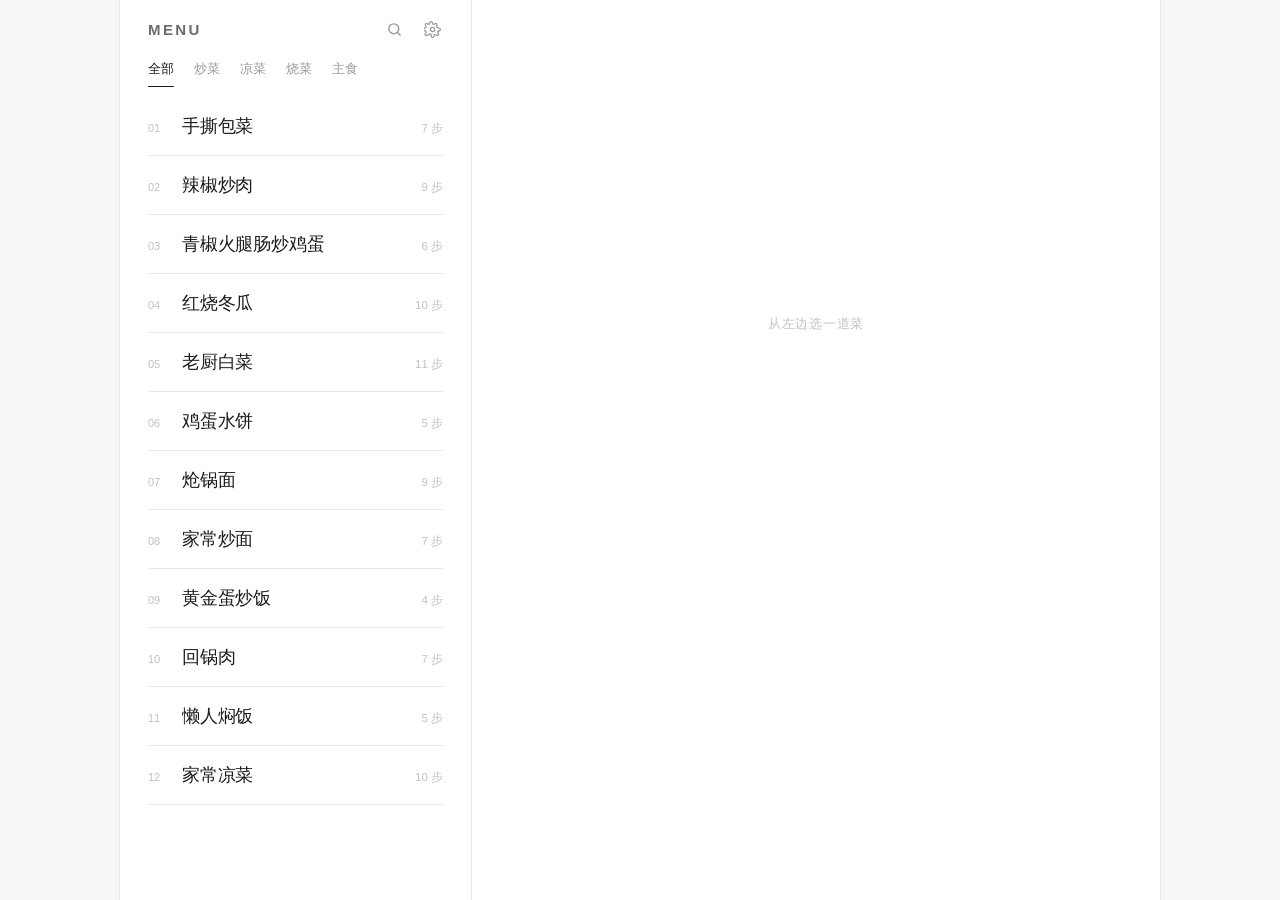
<file: index.html>
<!DOCTYPE html>
<html lang="zh-CN">
<head>
<meta charset="UTF-8">
<meta name="viewport" content="width=device-width, initial-scale=1, maximum-scale=1, minimum-scale=1, user-scalable=no, viewport-fit=cover">
<meta name="theme-color" content="#ffffff">
<meta name="apple-mobile-web-app-capable" content="yes">
<meta name="apple-mobile-web-app-status-bar-style" content="default">
<meta name="apple-mobile-web-app-title" content="菜谱">
<title>菜谱</title>
<link rel="icon" href="icon.svg">
<link rel="manifest" href="manifest.webmanifest">
<link rel="apple-touch-icon" href="icon.svg">
<link rel="stylesheet" href="styles.css">
</head>
<body>
<div id="app"></div>
<script src="config.js"></script>
<script src="app.js"></script>
<script>
  if ("serviceWorker" in navigator && location.protocol.startsWith("http")) {
    window.addEventListener("load", () => navigator.serviceWorker.register("./sw.js").catch(() => {}));
  }
</script>
</body>
</html>
</file>
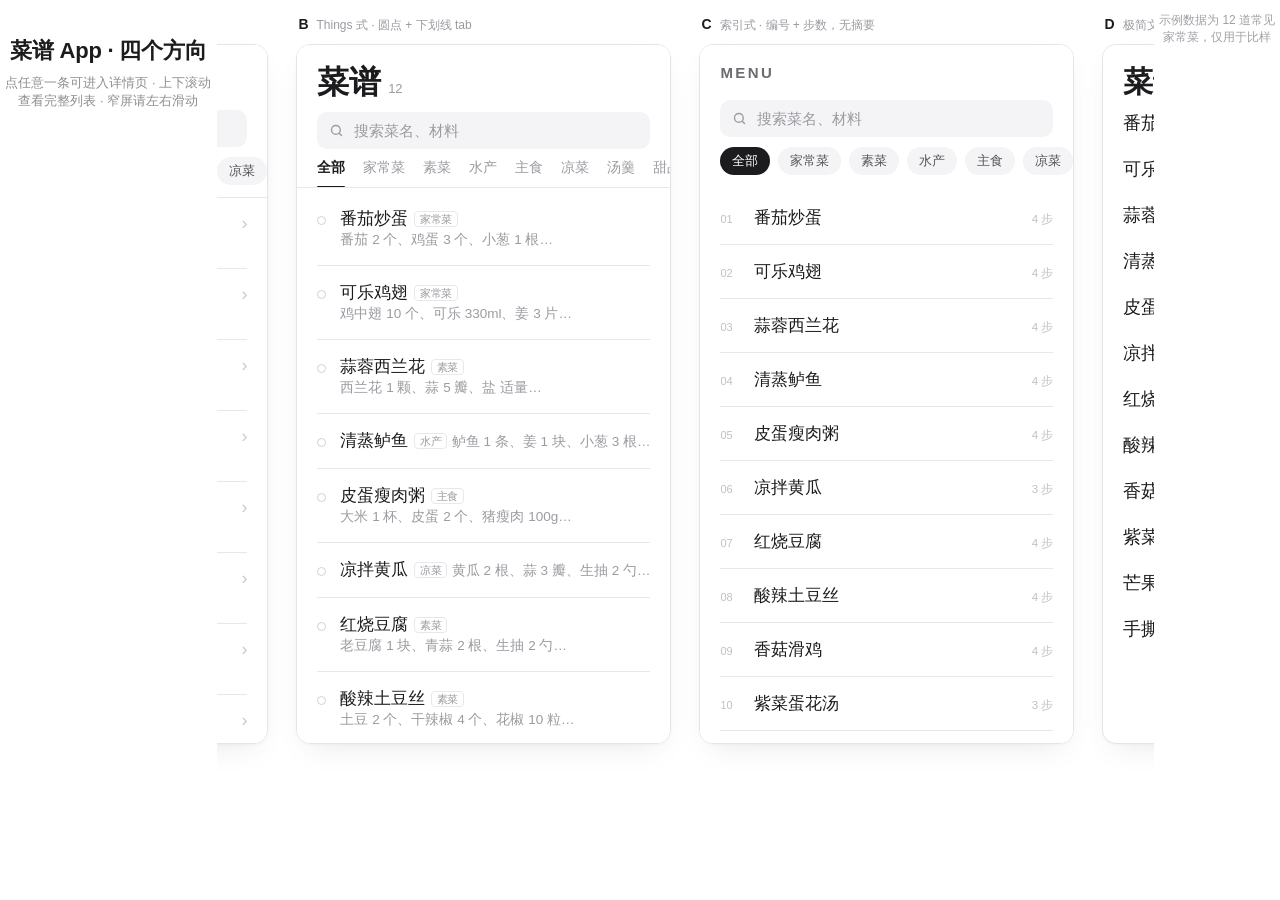
<file: design/index.html>
<!DOCTYPE html>
<html lang="zh-CN">
<head>
<meta charset="UTF-8">
<meta name="viewport" content="width=device-width,initial-scale=1">
<title>菜谱 App · 样式比样</title>
<style>
  * { box-sizing: border-box; }
  body {
    margin: 0; background: #fafafa; color: #1c1c1e;
    font-family: -apple-system, BlinkMacSystemFont, "Segoe UI", "PingFang SC", "Microsoft YaHei", sans-serif;
  }
  header { padding: 36px 0 20px; text-align: center; }
  header h1 { margin: 0; font-size: 22px; letter-spacing: -.01em; }
  header p { margin: 8px 0 0; font-size: 13px; color: #8e8e93; }
  .grid {
    display: flex; gap: 28px; justify-content: center; align-items: flex-start;
    padding: 16px 24px 60px; overflow-x: auto;
  }
  .cell { flex: none; width: 375px; }
  .cap { display: flex; align-items: baseline; gap: 8px; margin: 0 0 10px 2px; }
  .cap b { font-size: 14px; font-weight: 600; }
  .cap span { font-size: 12px; color: #9b9ba1; }
  .phone {
    width: 375px; height: 700px; overflow-y: auto; background: #fff;
    border: 1px solid #e5e5e7; border-radius: 14px;
    box-shadow: 0 1px 3px rgba(0,0,0,.04), 0 12px 32px -12px rgba(0,0,0,.10);
  }
  .phone::-webkit-scrollbar { width: 0; }
  .note { text-align: center; font-size: 12px; color: #a0a0a6; padding-bottom: 40px; }
</style>
<link rel="stylesheet" href="design.css">
</head>
<body>
<header>
  <h1>菜谱 App · 四个方向</h1>
  <p>点任意一条可进入详情页 · 上下滚动查看完整列表 · 窄屏请左右滑动</p>
</header>

<div class="grid">
  <div class="cell">
    <div class="cap"><b>A</b><span>备忘录式 · 每行带材料摘要尾部尖角</span></div>
    <div class="phone v-a" id="a"></div>
  </div>
  <div class="cell">
    <div class="cap"><b>B</b><span>Things 式 · 圆点 + 下划线 tab</span></div>
    <div class="phone v-b" id="b"></div>
  </div>
  <div class="cell">
    <div class="cap"><b>C</b><span>索引式 · 编号 + 步数，无摘要</span></div>
    <div class="phone v-c" id="c"></div>
  </div>
  <div class="cell">
    <div class="cap"><b>D</b><span>极简文本 · 无搜索无分类，只有名字</span></div>
    <div class="phone v-d" id="d"></div>
  </div>
</div>
<p class="note">示例数据为 12 道常见家常菜，仅用于比样</p>

<script src="data.js"></script>
<script src="shell.js"></script>
<script>
  mountList({ root: document.getElementById('a'), variant: 'a', categories: true,  showSearch: true,  showSummary: true });
  mountList({ root: document.getElementById('b'), variant: 'b', categories: true,  showSearch: true,  showSummary: true });
  mountList({ root: document.getElementById('c'), variant: 'c', categories: true,  showSearch: true,  showSummary: false });
  mountList({ root: document.getElementById('d'), variant: 'd', categories: false, showSearch: false, showSummary: false });
</script>
</body>
</html>
</file>
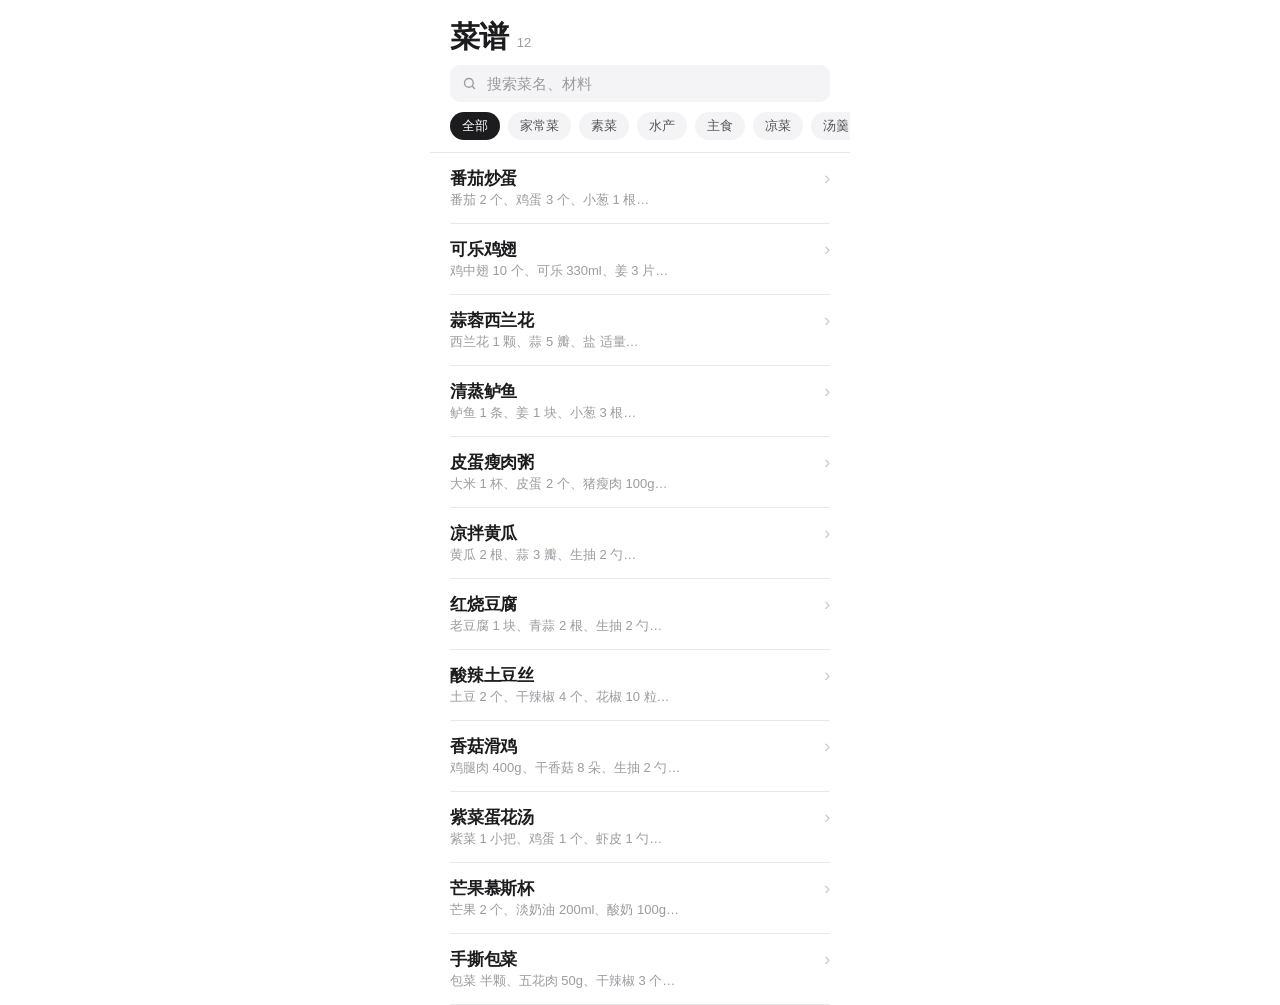
<file: design/a.html>
<!DOCTYPE html>
<html lang="zh-CN"><head><meta charset="UTF-8">
<meta name="viewport" content="width=device-width,initial-scale=1,viewport-fit=cover">
<title>A 备忘录式</title>
<link rel="stylesheet" href="design.css"></head>
<body class="v-a">
<div id="screen"></div>
<script src="data.js"></script><script src="shell.js"></script>
<script>mountList({root:document.getElementById('screen'),variant:'a',categories:true,showSearch:true,showSummary:true});</script>
</body></html>
</file>
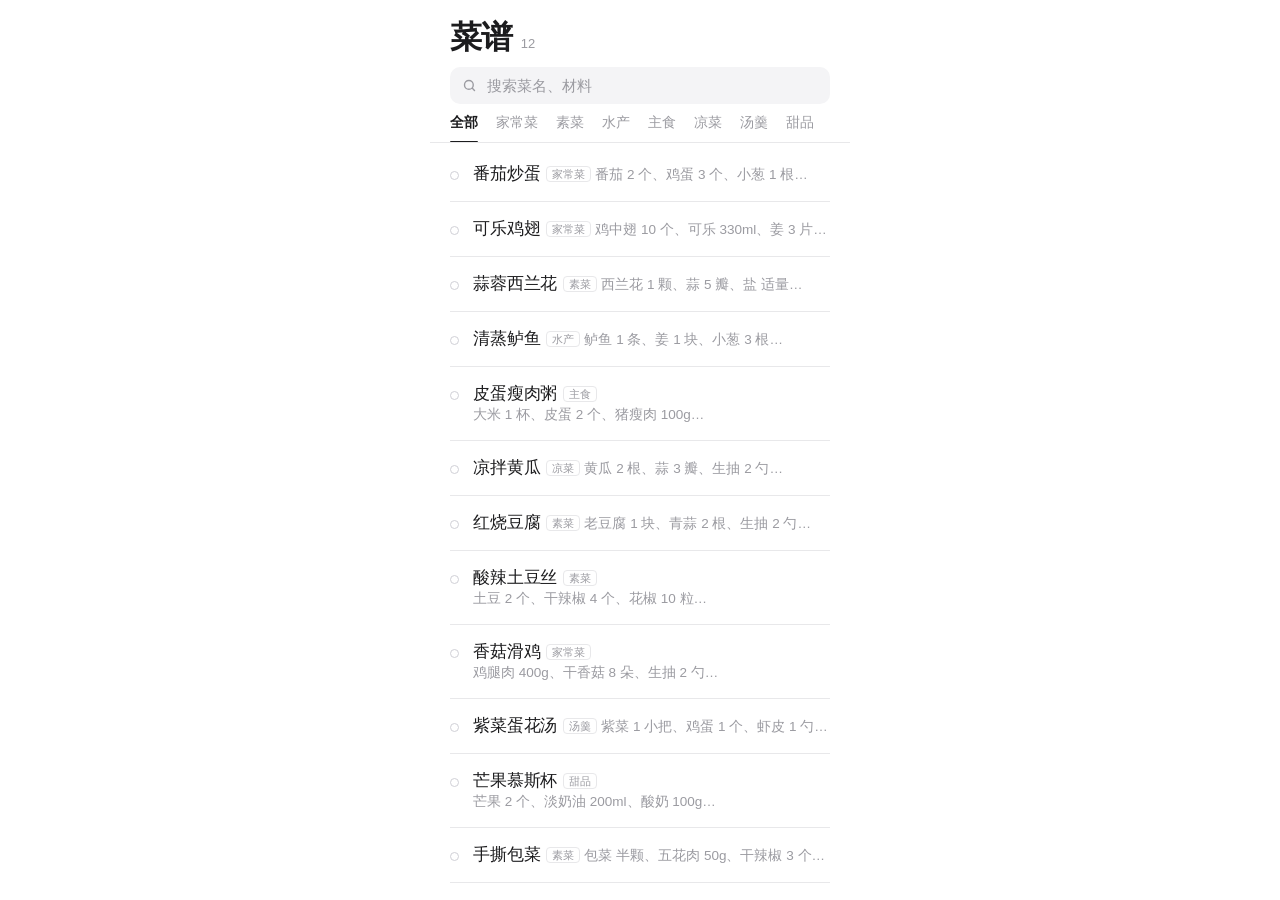
<file: design/b.html>
<!DOCTYPE html>
<html lang="zh-CN"><head><meta charset="UTF-8">
<meta name="viewport" content="width=device-width,initial-scale=1,viewport-fit=cover">
<title>B Things 式</title>
<link rel="stylesheet" href="design.css"></head>
<body class="v-b">
<div id="screen"></div>
<script src="data.js"></script><script src="shell.js"></script>
<script>mountList({root:document.getElementById('screen'),variant:'b',categories:true,showSearch:true,showSummary:true});</script>
</body></html>
</file>
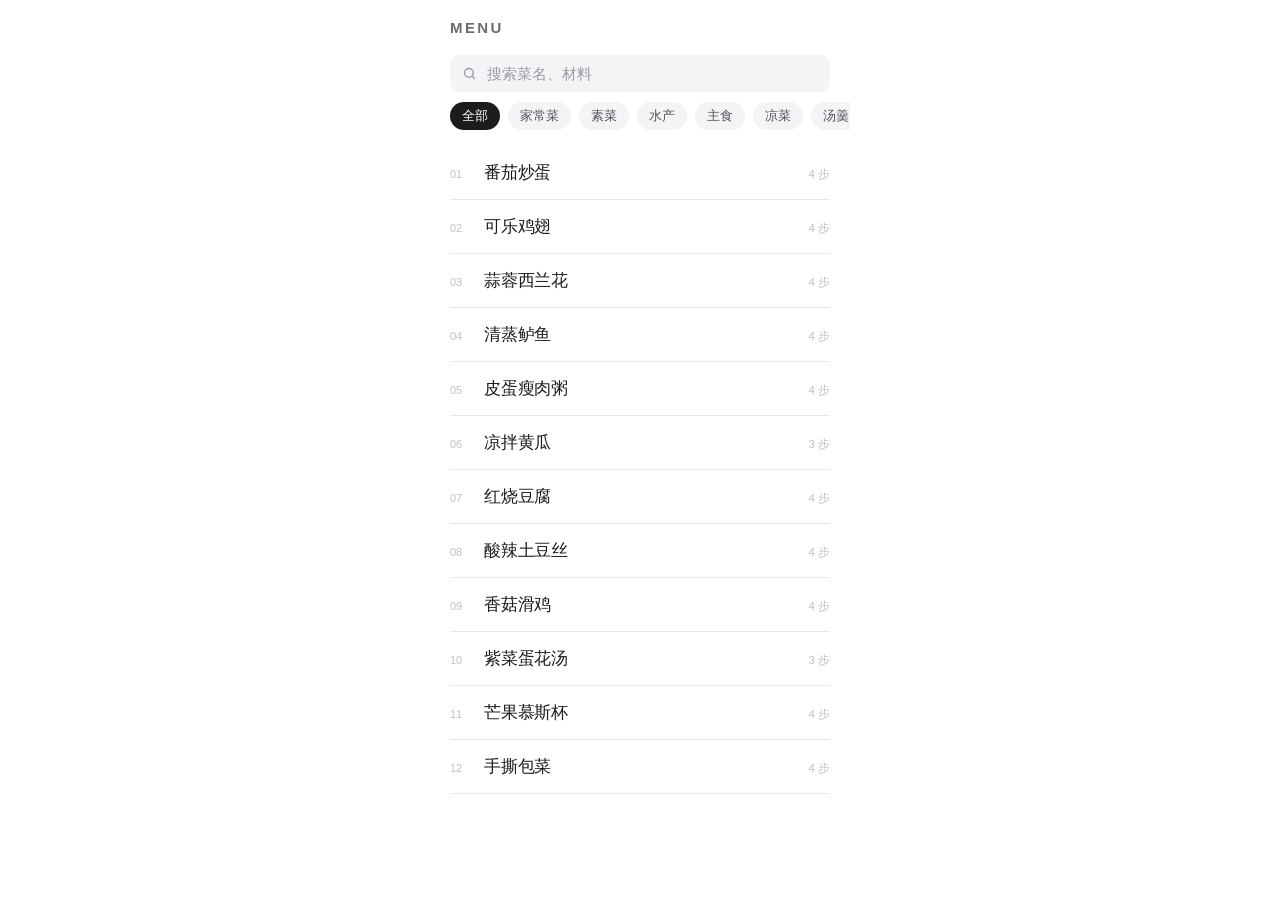
<file: design/c.html>
<!DOCTYPE html>
<html lang="zh-CN"><head><meta charset="UTF-8">
<meta name="viewport" content="width=device-width,initial-scale=1,viewport-fit=cover">
<title>C 索引式</title>
<link rel="stylesheet" href="design.css"></head>
<body class="v-c">
<div id="screen"></div>
<script src="data.js"></script><script src="shell.js"></script>
<script>mountList({root:document.getElementById('screen'),variant:'c',categories:true,showSearch:true,showSummary:false});</script>
</body></html>
</file>
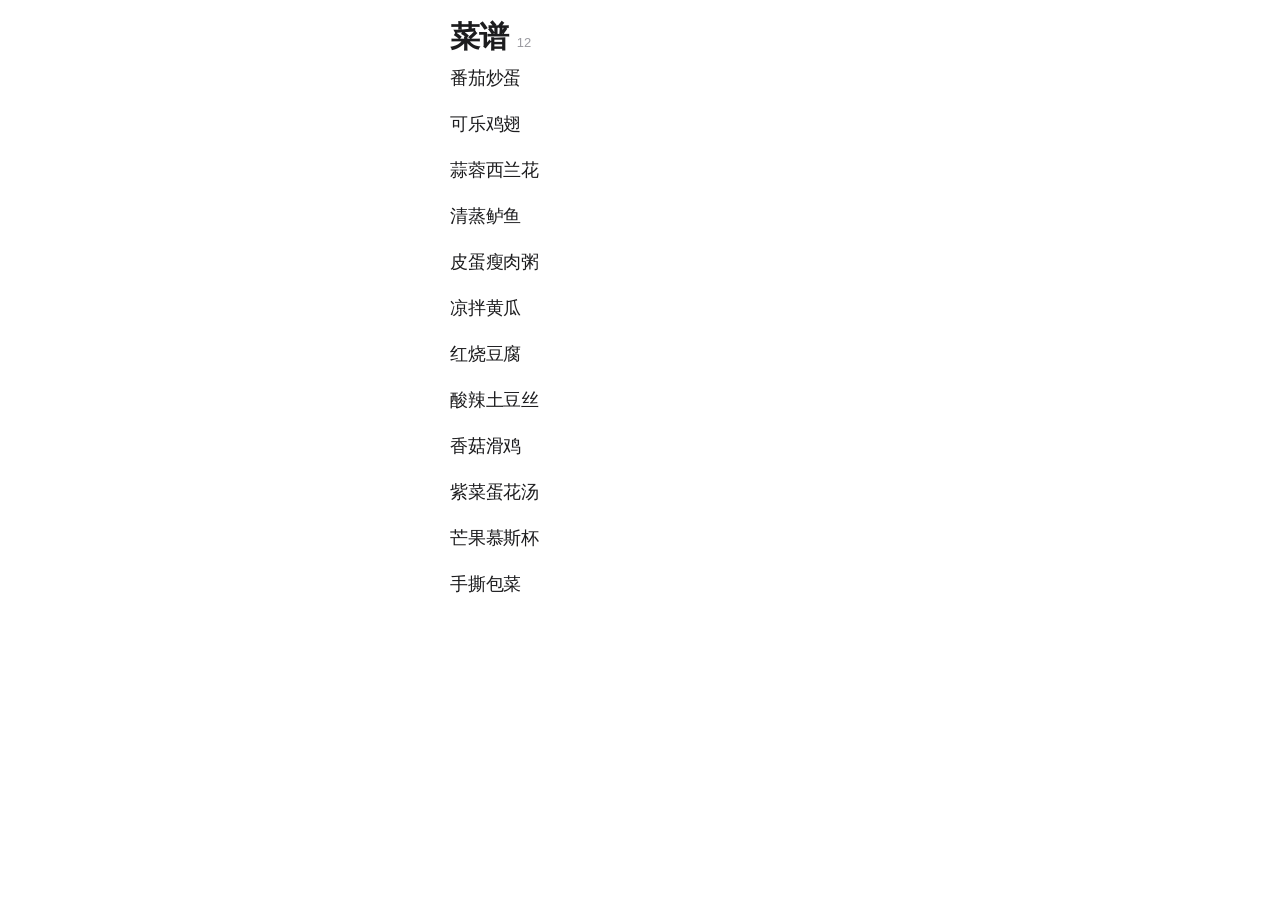
<file: design/d.html>
<!DOCTYPE html>
<html lang="zh-CN"><head><meta charset="UTF-8">
<meta name="viewport" content="width=device-width,initial-scale=1,viewport-fit=cover">
<title>D 极简文本</title>
<link rel="stylesheet" href="design.css"></head>
<body class="v-d">
<div id="screen"></div>
<script src="data.js"></script><script src="shell.js"></script>
<script>mountList({root:document.getElementById('screen'),variant:'d',categories:false,showSearch:false,showSummary:false});</script>
</body></html>
</file>
<file: styles.css>
:root {
  --ink: #1c1c1e;
  --ink-2: #6b6b70;
  --ink-3: #9b9ba1;
  --line: #e8e8ea;
  --bg: #fff;
  --font: -apple-system, BlinkMacSystemFont, "Segoe UI", "PingFang SC", "Hiragino Sans GB", "Microsoft YaHei", sans-serif;
  --mono: ui-monospace, "SF Mono", Menlo, Consolas, monospace;
}

* { box-sizing: border-box; -webkit-tap-highlight-color: transparent; }
html, body { margin: 0; min-height: 100%; }
/* 禁掉双击放大与双指捏合，保留滚动；同时阻止横屏时 iOS 自动放大字号 */
html {
  touch-action: pan-x pan-y;
  -webkit-text-size-adjust: 100%;
  text-size-adjust: 100%;
}
body {
  background: #fff;
  color: var(--ink);
  font-family: var(--font);
  -webkit-font-smoothing: antialiased;
  font-size: 16px;
}
button { font: inherit; color: inherit; background: none; border: 0; padding: 0; cursor: pointer; }
input, textarea { font: inherit; color: inherit; }
input:focus, textarea:focus { outline: none; }

#app {
  width: 100%;
  max-width: 460px;
  margin: 0 auto;
  padding-bottom: calc(24px + env(safe-area-inset-bottom));
}

/* ---------- 列表头 ---------- */
.top {
  position: sticky; top: 0; z-index: 10;
  background: rgba(255,255,255,.94);
  backdrop-filter: saturate(180%) blur(14px);
  -webkit-backdrop-filter: saturate(180%) blur(14px);
}
.top-inner {
  display: flex; align-items: center; justify-content: space-between;
  padding: calc(18px + env(safe-area-inset-top)) 20px 18px;
}
.top h1 {
  margin: 0;
  font-size: 15px; font-weight: 600; letter-spacing: .16em;
  color: var(--ink-2); text-transform: uppercase;
}
.top .acts { display: flex; gap: 16px; align-items: center; }
.iconbtn {
  width: 30px; height: 30px; display: grid; place-items: center;
  color: var(--ink-3); transition: color .15s;
  margin: -4px;
}
.iconbtn:hover, .iconbtn:active { color: var(--ink); }
.iconbtn.add { font-size: 24px; font-weight: 300; line-height: 1; }

/* ---------- 检索条（点图标才展开） ---------- */
.find {
  display: grid; grid-template-rows: 0fr; transition: grid-template-rows .22s cubic-bezier(.2,.7,.3,1);
  padding: 0 20px;
}
.find.open { grid-template-rows: 1fr; }
.find > div { overflow: hidden; }
.find input {
  width: 100%; background: none; border: 0; border-bottom: 1px solid var(--line);
  padding: 4px 0 10px; font-size: 16px; /* 16px 是 iOS 不自动放大输入框的下限 */
}
.find input::placeholder { color: #c4c4ca; }

/* ---------- 分类筛选 ---------- */
.cats {
  display: flex; gap: 20px; align-items: flex-end;
  padding: 0 20px 6px;
  overflow-x: auto; -webkit-overflow-scrolling: touch;
  scrollbar-width: none;
}
.cats::-webkit-scrollbar { display: none; }
.cat {
  flex: none; position: relative; white-space: nowrap;
  font-size: 13px; color: var(--ink-3);
  padding: 2px 0 9px;
  transition: color .18s;
}
.cat.on { color: var(--ink); font-weight: 500; }
.cat.on::after {
  content: ""; position: absolute; left: 0; right: 0; bottom: 0;
  height: 1.5px; background: var(--ink); border-radius: 1px;
}

/* ---------- 列表 ---------- */
.list { padding: 4px 20px 0; }
.row {
  display: flex; align-items: baseline; gap: 14px; width: 100%;
  text-align: left; padding: 15px 0;
  border-bottom: 1px solid var(--line);
  animation: fadeUp .3s cubic-bezier(.2,.7,.3,1) both;
}
@keyframes fadeUp { from { opacity: 0; transform: translateY(5px); } to { opacity: 1; transform: none; } }
.row .num {
  flex: none; width: 20px;
  font-size: 11px; color: #c0c0c6;
  font-variant-numeric: tabular-nums;
}
.row .t {
  font-size: 17px; font-weight: 500; letter-spacing: -.01em;
  overflow: hidden; text-overflow: ellipsis; white-space: nowrap;
}
.row .mini {
  margin-left: auto; flex: none;
  font-size: 11.5px; color: #c0c0c6;
}
.row.on .num { color: var(--ink); }
.row.on .t { font-weight: 600; }
.empty { padding: 60px 0; text-align: center; font-size: 14px; color: #b9b9bf; }

/* ---------- 详情 ---------- */
.detail { padding: 0 20px; animation: fadeUp .26s cubic-bezier(.2,.7,.3,1) both; }
.bar {
  display: flex; align-items: center; justify-content: space-between;
  padding: calc(14px + env(safe-area-inset-top)) 0 10px;
  margin: 0 -20px; padding-left: 20px; padding-right: 20px;
  position: sticky; top: 0; z-index: 10;
  background: rgba(255,255,255,.94);
  backdrop-filter: saturate(180%) blur(14px);
  -webkit-backdrop-filter: saturate(180%) blur(14px);
}
.back {
  display: inline-flex; align-items: center; gap: 2px;
  font-size: 16px; color: var(--ink-2); margin-left: -4px;
}
.back .chev { font-size: 20px; line-height: 1; margin-top: -2px; }
.detail h2 {
  margin: 8px 0 6px;
  font-size: 27px; line-height: 1.25; letter-spacing: -.02em; font-weight: 700;
}
.detail .meta { font-size: 12.5px; color: var(--ink-3); }
.sec { margin-top: 32px; }
.sec h3 {
  margin: 0 0 12px;
  font-size: 12px; font-weight: 600; letter-spacing: .14em;
  color: var(--ink-3);
}
.ing { list-style: none; margin: 0; padding: 0; }
.ing li { font-size: 15.5px; line-height: 1.85; color: #2a2a2e; }
.steps { margin: 0; padding: 0; list-style: none; counter-reset: s; }
.steps li {
  counter-increment: s; position: relative; padding-left: 30px;
  font-size: 15.5px; line-height: 1.75; color: #2a2a2e; margin-bottom: 16px;
}
.steps li::before {
  content: counter(s); position: absolute; left: 0; top: 1px;
  font-size: 12px; color: var(--ink-3); font-variant-numeric: tabular-nums;
}
.rule { height: 1px; background: var(--line); margin: 30px 0 0; }

/* ---------- 编辑页 ---------- */
.edit { padding: 0 20px; }
.field { margin-top: 22px; }
.field > label {
  display: block; margin-bottom: 8px;
  font-size: 12px; font-weight: 600; letter-spacing: .14em; color: var(--ink-3);
}
.field input.plain, .field textarea.plain {
  width: 100%; border: 0; border-bottom: 1px solid var(--line);
  background: none; padding: 6px 0 10px; font-size: 16px; resize: none;
}
.field input.big { font-size: 24px; font-weight: 700; letter-spacing: -.02em; }
.field textarea.lines { line-height: 1.75; min-height: 120px; }
.field .hint { margin-top: 8px; font-size: 12px; color: #b4b4ba; line-height: 1.6; }
.save {
  margin-top: 34px; width: 100%; padding: 14px;
  border-radius: 10px; background: var(--ink); color: #fff;
  font-size: 15.5px; font-weight: 500;
  transition: opacity .15s;
}
.save:disabled { opacity: .35; }
.danger { display: block; margin: 18px auto 0; font-size: 13.5px; color: #b4443a; }

/* ---------- 设置 ---------- */
.panel { padding: 0 20px; }
.panel p.note { font-size: 13px; line-height: 1.75; color: var(--ink-2); margin: 0 0 20px; }
.panel code {
  font-family: var(--mono); font-size: 12px;
  background: #f4f4f6; padding: 1px 5px; border-radius: 4px;
}
.panel .rowline { display: flex; justify-content: space-between; align-items: center; padding: 14px 0; border-bottom: 1px solid var(--line); font-size: 15px; }
.panel .rowline span { font-size: 13px; color: var(--ink-3); }
.ghost {
  display: block; width: 100%; text-align: center;
  border: 1px solid var(--line); border-radius: 10px;
  padding: 12px; margin-top: 12px; font-size: 14.5px; color: var(--ink-2);
}
.panel .label {
  margin: 26px 0 10px;
  font-size: 11.5px; letter-spacing: .1em; color: var(--ink-3);
}
.seg { display: flex; gap: 8px; margin-bottom: 14px; }
.seg button {
  flex: 1; padding: 11px 0;
  border: 1px solid var(--line); border-radius: 10px;
  background: #fff; color: var(--ink-3);
  font-family: inherit; font-size: 13.5px;
  transition: color .16s, border-color .16s;
}
.seg button.on { border-color: var(--ink); color: var(--ink); font-weight: 600; }
.seg button:disabled { opacity: .4; }

/* ---------- 轻提示 ---------- */
.toast {
  position: fixed; left: 50%; bottom: 32px; transform: translate(-50%, 8px);
  z-index: 100; padding: 9px 16px; border-radius: 99px;
  background: rgba(28,28,30,.9); color: #fff; font-size: 13px;
  opacity: 0; pointer-events: none; transition: opacity .2s, transform .2s;
  max-width: 80vw; text-align: center;
}
.toast.on { opacity: 1; transform: translate(-50%, 0); }

/* ============================================================
   自适应
   < 720px  手机：单列全屏
   720–959  平板：单列加宽，字号上浮
   >= 960   桌面：左列表 + 右详情
   ============================================================ */

/* ---------- 平板 ---------- */
@media (min-width: 720px) {
  #app { max-width: 620px; }
  .top-inner { padding-left: 28px; padding-right: 28px; }
  .find, .cats { padding-left: 28px; padding-right: 28px; }
  .list { padding: 4px 28px 0; }
  .detail, .edit, .panel { padding-left: 28px; padding-right: 28px; }
  .bar { margin-left: -28px; margin-right: -28px; padding-left: 28px; padding-right: 28px; }
  .detail h2 { font-size: 31px; }
  .row { padding: 17px 0; }
  .row .t { font-size: 18px; }
  .ing li, .steps li { font-size: 16.5px; }
  .steps li { margin-bottom: 18px; }
}

/* ---------- 鼠标设备才有 hover ---------- */
@media (hover: hover) and (pointer: fine) {
  .row .t { transition: opacity .15s; }
  .row:hover .t { opacity: .58; }
  .ghost { transition: background .15s, border-color .15s; }
  .ghost:hover { background: #fafafa; border-color: #dcdce0; }
  .cat:hover { color: var(--ink-2); }
  .cat.on:hover { color: var(--ink); }
}

/* ---------- 桌面：双栏 ---------- */
@media (min-width: 960px) {
  body { background: #f6f6f7; }
  #app {
    max-width: 1040px;
    min-height: 100vh;
    background: #fff;
    box-shadow: 0 0 0 1px var(--line);
    padding-bottom: 0;
  }

  .shell.wide {
    display: grid;
    grid-template-columns: 352px minmax(0, 1fr);
    align-items: start;
    min-height: 100vh;
  }
  .shell.wide .rail {
    border-right: 1px solid var(--line);
    min-height: 100vh;
    padding-bottom: 28px;
  }
  .shell.wide .pane {
    min-height: 100vh;
    padding-bottom: 72px;
  }

  /* 右边详情：加宽留白，正文限阅读宽度 */
  .shell.wide .pane .detail {
    padding: 0 48px;
    max-width: 820px;
  }
  .shell.wide .pane .bar {
    margin: 0 -48px;
    padding: 30px 48px 6px;
  }
  /* 左边栏一直在，返回按钮多余 */
  .shell.wide .pane .back[data-act="back"] { display: none; }
  .shell.wide .detail h2 { font-size: 34px; margin-top: 10px; }
  .shell.wide .detail .sec { margin-top: 36px; }

  /* 还没选菜时的空态 */
  .detail.blank {
    display: grid;
    place-items: center;
    min-height: 72vh;
    padding: 0;
  }
  .detail.blank .ph {
    font-size: 13px;
    letter-spacing: .06em;
    color: #c2c2c8;
  }

  /* 设置 / 编辑在桌面上不该铺满 1040px */
  .edit, .panel { max-width: 580px; margin: 0 auto; }
}

@media (min-width: 1320px) {
  #app { max-width: 1120px; }
  .shell.wide { grid-template-columns: 380px minmax(0, 1fr); }
}
</file>
<file: design/design.css>
:root {
  --ink: #1c1c1e;
  --ink-2: #6b6b70;
  --ink-3: #9b9ba1;
  --line: #e8e8ea;
  --bg: #fff;
  --accent: #b4552d;
  --font: -apple-system, BlinkMacSystemFont, "Segoe UI", "PingFang SC", "Hiragino Sans GB", "Microsoft YaHei", sans-serif;
  --serif: "Songti SC", "Source Han Serif SC", Georgia, serif;
}
* { box-sizing: border-box; -webkit-tap-highlight-color: transparent; }
html, body { margin: 0; height: 100%; }
body {
  font-family: var(--font);
  background: #fff;
  color: var(--ink);
  display: flex;
  justify-content: center;
  -webkit-font-smoothing: antialiased;
  text-rendering: optimizeLegibility;
}
#screen {
  width: 100%;
  max-width: 420px;
  min-height: 100vh;
  min-height: 100dvh;
  position: relative;
  background: #fff;
  padding-bottom: env(safe-area-inset-bottom);
}
button { font: inherit; color: inherit; background: none; border: 0; padding: 0; cursor: pointer; }
input { font: inherit; color: inherit; }
input:focus { outline: none; }

/* ---------- 通用头部 ---------- */
.top {
  position: sticky; top: 0; z-index: 10;
  background: rgba(255,255,255,.92);
  backdrop-filter: saturate(180%) blur(14px);
  -webkit-backdrop-filter: saturate(180%) blur(14px);
}
.top-inner {
  display: flex; align-items: flex-end; justify-content: space-between;
  padding: 20px 20px 12px;
}
.top h1 {
  margin: 0; font-size: 30px; line-height: 1.1; letter-spacing: -.02em; font-weight: 700;
}
.top .code { font-size: 13px; color: var(--ink-3); font-weight: 500; margin-left: 8px; letter-spacing: 0; }
.search-wrap { padding: 0 20px 10px; }
.search {
  display: flex; align-items: center; gap: 8px;
  background: #f4f4f6; border-radius: 10px; padding: 9px 12px;
}
.search input { flex: 1; background: none; border: 0; font-size: 15px; }
.search input::placeholder { color: var(--ink-3); }
.search svg { flex: none; color: var(--ink-3); }

/* ---------- 分类 ---------- */
.cats {
  display: flex; gap: 8px; overflow-x: auto; padding: 0 20px 12px;
  scrollbar-width: none;
}
.cats::-webkit-scrollbar { display: none; }
.cat {
  flex: none; font-size: 13px; padding: 5px 12px; border-radius: 99px;
  background: #f4f4f6; color: #55555a; white-space: nowrap;
  transition: background .15s, color .15s;
}
.cat.on { background: var(--ink); color: #fff; }

/* 下划线版本 */
.cats.underline { gap: 18px; border-bottom: 1px solid var(--line); padding-bottom: 0; }
.cats.underline .cat { background: none; padding: 0 0 10px; border-radius: 0; color: var(--ink-3); font-size: 14px; position: relative; }
.cats.underline .cat.on { color: var(--ink); font-weight: 600; }
.cats.underline .cat.on::after {
  content: ""; position: absolute; left: 0; right: 0; bottom: -1px; height: 2px; background: var(--ink); border-radius: 2px;
}

/* ---------- 列表 ---------- */
.list { padding: 0 20px; }
.list-topline { border-top: 1px solid var(--line); }
.row {
  display: block; width: 100%; text-align: left;
  padding: 14px 0; border-bottom: 1px solid var(--line);
  animation: fadeUp .32s cubic-bezier(.2,.7,.3,1) both;
}
@keyframes fadeUp { from { opacity: 0; transform: translateY(6px); } to { opacity: 1; transform: none; } }
.row .t { font-size: 17px; font-weight: 600; letter-spacing: -.01em; }
.row .sub { margin-top: 4px; font-size: 13px; color: var(--ink-3); overflow: hidden; text-overflow: ellipsis; white-space: nowrap; }

/* A 备忘录式 */
.v-a .row .t { display: flex; align-items: baseline; gap: 8px; }
.v-a .row .t::after { content: "›"; color: #c9c9cf; font-weight: 400; font-size: 18px; margin-left: auto; }
.v-a .row .sub::before { content: ""; display: none; }

/* B Things 式 */
.v-b .top h1 { font-size: 32px; }
.v-b .list { padding-top: 4px; }
.v-b .row { display: flex; gap: 14px; padding: 16px 0; align-items: flex-start; }
.v-b .dot {
  flex: none; width: 9px; height: 9px; border-radius: 50%;
  border: 1.5px solid #d0d0d6; margin-top: 8px;
}
.v-b .row .body { min-width: 0; flex: 1; }
.v-b .row .t { font-size: 16.5px; font-weight: 500; }
.v-b .row .sub { margin-top: 3px; font-size: 13.5px; color: var(--ink-3); }
.v-b .row .cat-tag { font-size: 11px; color: var(--ink-3); border: 1px solid var(--line); border-radius: 4px; padding: 1px 5px; margin-left: 6px; font-weight: 400; vertical-align: 1px; }

/* C 索引式：编号 + 细线，无灰色摘要 */
.v-c .top-inner { align-items: center; padding-bottom: 18px; }
.v-c .top h1 { font-size: 15px; font-weight: 600; letter-spacing: .16em; text-transform: uppercase; color: var(--ink-2); }
.v-c .list { padding-top: 4px; }
.v-c .row { display: flex; align-items: baseline; gap: 14px; padding: 15px 0; }
.v-c .num { flex: none; width: 20px; font-size: 11px; color: #c0c0c6; font-variant-numeric: tabular-nums; }
.v-c .row .t { font-size: 17px; font-weight: 500; }
.v-c .row .sub { display: none; }
.v-c .row .mini { margin-left: auto; font-size: 11.5px; color: #c0c0c6; flex: none; }

/* D 极简文本：无线、无摘要 */
.v-d .row { border-bottom: 0; padding: 11px 0; }
.v-d .row .t { font-size: 18px; font-weight: 400; }
.v-d .row .sub { display: none; }
.v-d .list { padding-top: 2px; }
.v-d .top-inner { padding-bottom: 0; }
.v-d .cats { padding-bottom: 18px; }

/* ---------- 详情 ---------- */
.detail { padding: 0 20px 60px; }
.detail .back {
  display: inline-flex; align-items: center; gap: 4px; margin: 16px 0 18px;
  font-size: 15px; color: var(--ink-2);
}
.detail h2 { margin: 0 0 6px; font-size: 27px; line-height: 1.25; letter-spacing: -.02em; font-weight: 700; }
.detail .meta { font-size: 12.5px; color: var(--ink-3); }
.detail .sec { margin-top: 32px; }
.detail .sec h3 {
  margin: 0 0 12px; font-size: 12px; font-weight: 600; letter-spacing: .14em;
  color: var(--ink-3); text-transform: uppercase;
}
.detail .sec.serif h3 { font-family: var(--font); letter-spacing: .1em; }
.ing { list-style: none; margin: 0; padding: 0; }
.ing li { font-size: 15.5px; line-height: 1.85; color: #2a2a2e; }
.steps { margin: 0; padding: 0; list-style: none; counter-reset: s; }
.steps li {
  counter-increment: s; position: relative; padding-left: 30px;
  font-size: 15.5px; line-height: 1.75; color: #2a2a2e; margin-bottom: 16px;
}
.steps li::before {
  content: counter(s); position: absolute; left: 0; top: 1px;
  font-size: 12px; color: var(--ink-3); font-variant-numeric: tabular-nums;
}
.rule { height: 1px; background: var(--line); margin: 30px 0 0; }

/* ---------- 比样外壳 ---------- */
.picker {
  position: fixed; left: 0; right: 0; bottom: 0; z-index: 50;
  background: rgba(255,255,255,.94);
  backdrop-filter: blur(16px); -webkit-backdrop-filter: blur(16px);
  border-top: 1px solid var(--line);
  padding: 10px 12px calc(10px + env(safe-area-inset-bottom));
  display: flex; gap: 6px; justify-content: center;
}
.picker a {
  flex: 1; text-align: center; text-decoration: none; color: var(--ink-2);
  font-size: 12.5px; padding: 8px 4px; border-radius: 8px;
}
.picker a.on { background: var(--ink); color: #fff; }
.picker a small { display: block; font-size: 10px; opacity: .6; margin-top: 2px; }
.badge {
  position: fixed; top: 10px; left: 50%; transform: translateX(-50%); z-index: 40;
  font-size: 10.5px; color: #b0b0b6; letter-spacing: .1em;
}

/* ---------- 响应式：桌面并排比样 ---------- */
.gallery { display: flex; gap: 0; overflow-x: auto; padding: 0; background: #fff; justify-content: center; }
.gallery .frame { width: 375px; flex: none; border-right: 1px solid var(--line); position: relative; }
.gallery .frame::after {
  content: attr(data-label); position: absolute; top: 0; right: 0;
  font-size: 10px; color: #c8c8ce; padding: 4px 6px; letter-spacing: .08em;
}
.gallery .frame .top { position: static; }
.gallery .frame .scroll { height: 720px; overflow-y: auto; }
</file>
